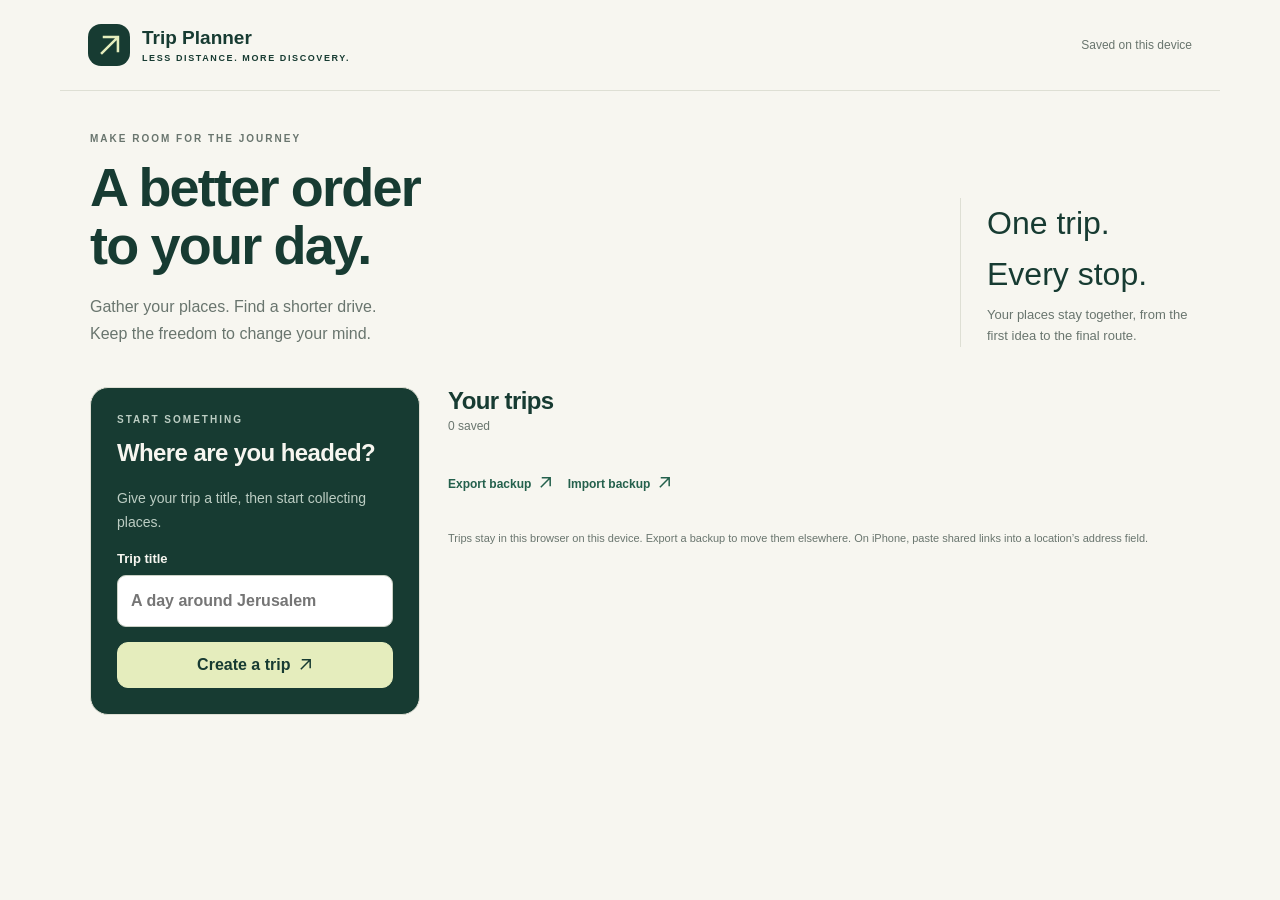
<file: backend/app/web/index.html>
<!doctype html>
<html lang="en">
  <head>
    <meta charset="utf-8" />
    <meta
      name="viewport"
      content="width=device-width,initial-scale=1,viewport-fit=cover"
    />
    <meta name="theme-color" content="#193c34" />
    <meta name="apple-mobile-web-app-title" content="Trip Planner" />
    <link
      rel="icon"
      href="data:image/svg+xml,%3Csvg xmlns=%27http://www.w3.org/2000/svg%27 viewBox=%270 0 64 64%27%3E%3Crect width=%2764%27 height=%2764%27 rx=%2716%27 fill=%27%23173b32%27/%3E%3Cpath d=%27M18 46L46 18M20 18h26v26%27 stroke=%27%23e5edbd%27 stroke-width=%275%27 fill=%27none%27/%3E%3C/svg%3E"
    />
    <title>Trip Planner · A better order to your day</title>
    <link rel="stylesheet" href="./leaflet.css" />
    <link rel="stylesheet" href="./style.css?v=0.5.3.2" />
  </head>
  <body>
    <header class="masthead">
      <a class="brand" href="#" aria-label="Trip Planner home"
        ><span class="brandmark" aria-hidden="true"
          ><svg class="icon" viewBox="0 0 16 16">
            <path
              d="M3 13L13 3M4 3h9v9"
              fill="none"
              stroke="currentColor"
              stroke-width="1.5"
            /></svg></span
        ><span
          >Trip Planner<small>LESS DISTANCE. MORE DISCOVERY.</small></span
        ></a
      ><span class="local-tag">Saved on this device</span>
    </header>
    <main id="app"></main>
    <div
      id="notice"
      class="notice"
      role="status"
      aria-live="polite"
      hidden
    ></div>
    <dialog id="editor" aria-labelledby="editor-title">
      <form id="place-form">
        <div class="dialog-head">
          <div>
            <span class="eyebrow">YOUR PLACES</span>
            <h2 id="editor-title">Add a location</h2>
          </div>
          <button
            type="button"
            class="icon-button"
            data-close
            aria-label="Close editor"
          >
            ×
          </button>
        </div>
        <input type="hidden" name="id" /><label
          >Place name (optional)<input
            name="name"
            maxlength="200"
            autocomplete="off"
            placeholder="A café, a lookout, a friend’s place…" /></label
        ><label
          >Address or shared link<textarea
            name="address"
            rows="2"
            maxlength="16000"
            placeholder="Paste from Google Maps or Waze"
          ></textarea></label
        ><button type="button" class="text-button" id="extract">
          Retry link extraction
        </button>
        <p class="help">
          Coordinates and place names are extracted automatically from supported map links. You can edit them below.
        </p>
        <div class="coordinate-fields">
          <label
            >Latitude<input
              name="latitude"
              inputmode="decimal"
              placeholder="32.0800" /></label
          ><label
            >Longitude<input
              name="longitude"
              inputmode="decimal"
              placeholder="34.7800"
          /></label>
        </div>
        <p id="form-error" class="field-error" role="alert"></p>
        <div class="dialog-actions">
          <button type="button" class="secondary" data-close>Cancel</button
          ><button type="submit">Save location</button>
        </div>
      </form>
    </dialog>
    <script src="./leaflet.js"></script>
    <script type="module" src="./app.mjs?v=0.5.3.4"></script>
  </body>
</html>
</file>
<file: backend/app/web/leaflet.css>
/* required styles */

.leaflet-pane,
.leaflet-tile,
.leaflet-marker-icon,
.leaflet-marker-shadow,
.leaflet-tile-container,
.leaflet-pane > svg,
.leaflet-pane > canvas,
.leaflet-zoom-box,
.leaflet-image-layer,
.leaflet-layer {
	position: absolute;
	left: 0;
	top: 0;
	}
.leaflet-container {
	overflow: hidden;
	}
.leaflet-tile,
.leaflet-marker-icon,
.leaflet-marker-shadow {
	-webkit-user-select: none;
	   -moz-user-select: none;
	        user-select: none;
	  -webkit-user-drag: none;
	}
/* Prevents IE11 from highlighting tiles in blue */
.leaflet-tile::selection {
	background: transparent;
}
/* Safari renders non-retina tile on retina better with this, but Chrome is worse */
.leaflet-safari .leaflet-tile {
	image-rendering: -webkit-optimize-contrast;
	}
/* hack that prevents hw layers "stretching" when loading new tiles */
.leaflet-safari .leaflet-tile-container {
	width: 1600px;
	height: 1600px;
	-webkit-transform-origin: 0 0;
	}
.leaflet-marker-icon,
.leaflet-marker-shadow {
	display: block;
	}
/* .leaflet-container svg: reset svg max-width decleration shipped in Joomla! (joomla.org) 3.x */
/* .leaflet-container img: map is broken in FF if you have max-width: 100% on tiles */
.leaflet-container .leaflet-overlay-pane svg {
	max-width: none !important;
	max-height: none !important;
	}
.leaflet-container .leaflet-marker-pane img,
.leaflet-container .leaflet-shadow-pane img,
.leaflet-container .leaflet-tile-pane img,
.leaflet-container img.leaflet-image-layer,
.leaflet-container .leaflet-tile {
	max-width: none !important;
	max-height: none !important;
	width: auto;
	padding: 0;
	}

.leaflet-container img.leaflet-tile {
	/* See: https://bugs.chromium.org/p/chromium/issues/detail?id=600120 */
	mix-blend-mode: plus-lighter;
}

.leaflet-container.leaflet-touch-zoom {
	-ms-touch-action: pan-x pan-y;
	touch-action: pan-x pan-y;
	}
.leaflet-container.leaflet-touch-drag {
	-ms-touch-action: pinch-zoom;
	/* Fallback for FF which doesn't support pinch-zoom */
	touch-action: none;
	touch-action: pinch-zoom;
}
.leaflet-container.leaflet-touch-drag.leaflet-touch-zoom {
	-ms-touch-action: none;
	touch-action: none;
}
.leaflet-container {
	-webkit-tap-highlight-color: transparent;
}
.leaflet-container a {
	-webkit-tap-highlight-color: rgba(51, 181, 229, 0.4);
}
.leaflet-tile {
	filter: inherit;
	visibility: hidden;
	}
.leaflet-tile-loaded {
	visibility: inherit;
	}
.leaflet-zoom-box {
	width: 0;
	height: 0;
	-moz-box-sizing: border-box;
	     box-sizing: border-box;
	z-index: 800;
	}
/* workaround for https://bugzilla.mozilla.org/show_bug.cgi?id=888319 */
.leaflet-overlay-pane svg {
	-moz-user-select: none;
	}

.leaflet-pane         { z-index: 400; }

.leaflet-tile-pane    { z-index: 200; }
.leaflet-overlay-pane { z-index: 400; }
.leaflet-shadow-pane  { z-index: 500; }
.leaflet-marker-pane  { z-index: 600; }
.leaflet-tooltip-pane   { z-index: 650; }
.leaflet-popup-pane   { z-index: 700; }

.leaflet-map-pane canvas { z-index: 100; }
.leaflet-map-pane svg    { z-index: 200; }

.leaflet-vml-shape {
	width: 1px;
	height: 1px;
	}
.lvml {
	behavior: url(#default#VML);
	display: inline-block;
	position: absolute;
	}


/* control positioning */

.leaflet-control {
	position: relative;
	z-index: 800;
	pointer-events: visiblePainted; /* IE 9-10 doesn't have auto */
	pointer-events: auto;
	}
.leaflet-top,
.leaflet-bottom {
	position: absolute;
	z-index: 1000;
	pointer-events: none;
	}
.leaflet-top {
	top: 0;
	}
.leaflet-right {
	right: 0;
	}
.leaflet-bottom {
	bottom: 0;
	}
.leaflet-left {
	left: 0;
	}
.leaflet-control {
	float: left;
	clear: both;
	}
.leaflet-right .leaflet-control {
	float: right;
	}
.leaflet-top .leaflet-control {
	margin-top: 10px;
	}
.leaflet-bottom .leaflet-control {
	margin-bottom: 10px;
	}
.leaflet-left .leaflet-control {
	margin-left: 10px;
	}
.leaflet-right .leaflet-control {
	margin-right: 10px;
	}


/* zoom and fade animations */

.leaflet-fade-anim .leaflet-popup {
	opacity: 0;
	-webkit-transition: opacity 0.2s linear;
	   -moz-transition: opacity 0.2s linear;
	        transition: opacity 0.2s linear;
	}
.leaflet-fade-anim .leaflet-map-pane .leaflet-popup {
	opacity: 1;
	}
.leaflet-zoom-animated {
	-webkit-transform-origin: 0 0;
	    -ms-transform-origin: 0 0;
	        transform-origin: 0 0;
	}
svg.leaflet-zoom-animated {
	will-change: transform;
}

.leaflet-zoom-anim .leaflet-zoom-animated {
	-webkit-transition: -webkit-transform 0.25s cubic-bezier(0,0,0.25,1);
	   -moz-transition:    -moz-transform 0.25s cubic-bezier(0,0,0.25,1);
	        transition:         transform 0.25s cubic-bezier(0,0,0.25,1);
	}
.leaflet-zoom-anim .leaflet-tile,
.leaflet-pan-anim .leaflet-tile {
	-webkit-transition: none;
	   -moz-transition: none;
	        transition: none;
	}

.leaflet-zoom-anim .leaflet-zoom-hide {
	visibility: hidden;
	}


/* cursors */

.leaflet-interactive {
	cursor: pointer;
	}
.leaflet-grab {
	cursor: -webkit-grab;
	cursor:    -moz-grab;
	cursor:         grab;
	}
.leaflet-crosshair,
.leaflet-crosshair .leaflet-interactive {
	cursor: crosshair;
	}
.leaflet-popup-pane,
.leaflet-control {
	cursor: auto;
	}
.leaflet-dragging .leaflet-grab,
.leaflet-dragging .leaflet-grab .leaflet-interactive,
.leaflet-dragging .leaflet-marker-draggable {
	cursor: move;
	cursor: -webkit-grabbing;
	cursor:    -moz-grabbing;
	cursor:         grabbing;
	}

/* marker & overlays interactivity */
.leaflet-marker-icon,
.leaflet-marker-shadow,
.leaflet-image-layer,
.leaflet-pane > svg path,
.leaflet-tile-container {
	pointer-events: none;
	}

.leaflet-marker-icon.leaflet-interactive,
.leaflet-image-layer.leaflet-interactive,
.leaflet-pane > svg path.leaflet-interactive,
svg.leaflet-image-layer.leaflet-interactive path {
	pointer-events: visiblePainted; /* IE 9-10 doesn't have auto */
	pointer-events: auto;
	}

/* visual tweaks */

.leaflet-container {
	background: #ddd;
	outline-offset: 1px;
	}
.leaflet-container a {
	color: #0078A8;
	}
.leaflet-zoom-box {
	border: 2px dotted #38f;
	background: rgba(255,255,255,0.5);
	}


/* general typography */
.leaflet-container {
	font-family: "Helvetica Neue", Arial, Helvetica, sans-serif;
	font-size: 12px;
	font-size: 0.75rem;
	line-height: 1.5;
	}


/* general toolbar styles */

.leaflet-bar {
	box-shadow: 0 1px 5px rgba(0,0,0,0.65);
	border-radius: 4px;
	}
.leaflet-bar a {
	background-color: #fff;
	border-bottom: 1px solid #ccc;
	width: 26px;
	height: 26px;
	line-height: 26px;
	display: block;
	text-align: center;
	text-decoration: none;
	color: black;
	}
.leaflet-bar a,
.leaflet-control-layers-toggle {
	background-position: 50% 50%;
	background-repeat: no-repeat;
	display: block;
	}
.leaflet-bar a:hover,
.leaflet-bar a:focus {
	background-color: #f4f4f4;
	}
.leaflet-bar a:first-child {
	border-top-left-radius: 4px;
	border-top-right-radius: 4px;
	}
.leaflet-bar a:last-child {
	border-bottom-left-radius: 4px;
	border-bottom-right-radius: 4px;
	border-bottom: none;
	}
.leaflet-bar a.leaflet-disabled {
	cursor: default;
	background-color: #f4f4f4;
	color: #bbb;
	}

.leaflet-touch .leaflet-bar a {
	width: 30px;
	height: 30px;
	line-height: 30px;
	}
.leaflet-touch .leaflet-bar a:first-child {
	border-top-left-radius: 2px;
	border-top-right-radius: 2px;
	}
.leaflet-touch .leaflet-bar a:last-child {
	border-bottom-left-radius: 2px;
	border-bottom-right-radius: 2px;
	}

/* zoom control */

.leaflet-control-zoom-in,
.leaflet-control-zoom-out {
	font: bold 18px 'Lucida Console', Monaco, monospace;
	text-indent: 1px;
	}

.leaflet-touch .leaflet-control-zoom-in, .leaflet-touch .leaflet-control-zoom-out  {
	font-size: 22px;
	}


/* layers control */

.leaflet-control-layers {
	box-shadow: 0 1px 5px rgba(0,0,0,0.4);
	background: #fff;
	border-radius: 5px;
	}
.leaflet-control-layers-toggle {
	background-image: url(images/layers.png);
	width: 36px;
	height: 36px;
	}
.leaflet-retina .leaflet-control-layers-toggle {
	background-image: url(images/layers-2x.png);
	background-size: 26px 26px;
	}
.leaflet-touch .leaflet-control-layers-toggle {
	width: 44px;
	height: 44px;
	}
.leaflet-control-layers .leaflet-control-layers-list,
.leaflet-control-layers-expanded .leaflet-control-layers-toggle {
	display: none;
	}
.leaflet-control-layers-expanded .leaflet-control-layers-list {
	display: block;
	position: relative;
	}
.leaflet-control-layers-expanded {
	padding: 6px 10px 6px 6px;
	color: #333;
	background: #fff;
	}
.leaflet-control-layers-scrollbar {
	overflow-y: scroll;
	overflow-x: hidden;
	padding-right: 5px;
	}
.leaflet-control-layers-selector {
	margin-top: 2px;
	position: relative;
	top: 1px;
	}
.leaflet-control-layers label {
	display: block;
	font-size: 13px;
	font-size: 1.08333em;
	}
.leaflet-control-layers-separator {
	height: 0;
	border-top: 1px solid #ddd;
	margin: 5px -10px 5px -6px;
	}

/* Default icon URLs */
.leaflet-default-icon-path { /* used only in path-guessing heuristic, see L.Icon.Default */
	background-image: url(images/marker-icon.png);
	}


/* attribution and scale controls */

.leaflet-container .leaflet-control-attribution {
	background: #fff;
	background: rgba(255, 255, 255, 0.8);
	margin: 0;
	}
.leaflet-control-attribution,
.leaflet-control-scale-line {
	padding: 0 5px;
	color: #333;
	line-height: 1.4;
	}
.leaflet-control-attribution a {
	text-decoration: none;
	}
.leaflet-control-attribution a:hover,
.leaflet-control-attribution a:focus {
	text-decoration: underline;
	}
.leaflet-attribution-flag {
	display: inline !important;
	vertical-align: baseline !important;
	width: 1em;
	height: 0.6669em;
	}
.leaflet-left .leaflet-control-scale {
	margin-left: 5px;
	}
.leaflet-bottom .leaflet-control-scale {
	margin-bottom: 5px;
	}
.leaflet-control-scale-line {
	border: 2px solid #777;
	border-top: none;
	line-height: 1.1;
	padding: 2px 5px 1px;
	white-space: nowrap;
	-moz-box-sizing: border-box;
	     box-sizing: border-box;
	background: rgba(255, 255, 255, 0.8);
	text-shadow: 1px 1px #fff;
	}
.leaflet-control-scale-line:not(:first-child) {
	border-top: 2px solid #777;
	border-bottom: none;
	margin-top: -2px;
	}
.leaflet-control-scale-line:not(:first-child):not(:last-child) {
	border-bottom: 2px solid #777;
	}

.leaflet-touch .leaflet-control-attribution,
.leaflet-touch .leaflet-control-layers,
.leaflet-touch .leaflet-bar {
	box-shadow: none;
	}
.leaflet-touch .leaflet-control-layers,
.leaflet-touch .leaflet-bar {
	border: 2px solid rgba(0,0,0,0.2);
	background-clip: padding-box;
	}


/* popup */

.leaflet-popup {
	position: absolute;
	text-align: center;
	margin-bottom: 20px;
	}
.leaflet-popup-content-wrapper {
	padding: 1px;
	text-align: left;
	border-radius: 12px;
	}
.leaflet-popup-content {
	margin: 13px 24px 13px 20px;
	line-height: 1.3;
	font-size: 13px;
	font-size: 1.08333em;
	min-height: 1px;
	}
.leaflet-popup-content p {
	margin: 17px 0;
	margin: 1.3em 0;
	}
.leaflet-popup-tip-container {
	width: 40px;
	height: 20px;
	position: absolute;
	left: 50%;
	margin-top: -1px;
	margin-left: -20px;
	overflow: hidden;
	pointer-events: none;
	}
.leaflet-popup-tip {
	width: 17px;
	height: 17px;
	padding: 1px;

	margin: -10px auto 0;
	pointer-events: auto;

	-webkit-transform: rotate(45deg);
	   -moz-transform: rotate(45deg);
	    -ms-transform: rotate(45deg);
	        transform: rotate(45deg);
	}
.leaflet-popup-content-wrapper,
.leaflet-popup-tip {
	background: white;
	color: #333;
	box-shadow: 0 3px 14px rgba(0,0,0,0.4);
	}
.leaflet-container a.leaflet-popup-close-button {
	position: absolute;
	top: 0;
	right: 0;
	border: none;
	text-align: center;
	width: 24px;
	height: 24px;
	font: 16px/24px Tahoma, Verdana, sans-serif;
	color: #757575;
	text-decoration: none;
	background: transparent;
	}
.leaflet-container a.leaflet-popup-close-button:hover,
.leaflet-container a.leaflet-popup-close-button:focus {
	color: #585858;
	}
.leaflet-popup-scrolled {
	overflow: auto;
	}

.leaflet-oldie .leaflet-popup-content-wrapper {
	-ms-zoom: 1;
	}
.leaflet-oldie .leaflet-popup-tip {
	width: 24px;
	margin: 0 auto;

	-ms-filter: "progid:DXImageTransform.Microsoft.Matrix(M11=0.70710678, M12=0.70710678, M21=-0.70710678, M22=0.70710678)";
	filter: progid:DXImageTransform.Microsoft.Matrix(M11=0.70710678, M12=0.70710678, M21=-0.70710678, M22=0.70710678);
	}

.leaflet-oldie .leaflet-control-zoom,
.leaflet-oldie .leaflet-control-layers,
.leaflet-oldie .leaflet-popup-content-wrapper,
.leaflet-oldie .leaflet-popup-tip {
	border: 1px solid #999;
	}


/* div icon */

.leaflet-div-icon {
	background: #fff;
	border: 1px solid #666;
	}


/* Tooltip */
/* Base styles for the element that has a tooltip */
.leaflet-tooltip {
	position: absolute;
	padding: 6px;
	background-color: #fff;
	border: 1px solid #fff;
	border-radius: 3px;
	color: #222;
	white-space: nowrap;
	-webkit-user-select: none;
	-moz-user-select: none;
	-ms-user-select: none;
	user-select: none;
	pointer-events: none;
	box-shadow: 0 1px 3px rgba(0,0,0,0.4);
	}
.leaflet-tooltip.leaflet-interactive {
	cursor: pointer;
	pointer-events: auto;
	}
.leaflet-tooltip-top:before,
.leaflet-tooltip-bottom:before,
.leaflet-tooltip-left:before,
.leaflet-tooltip-right:before {
	position: absolute;
	pointer-events: none;
	border: 6px solid transparent;
	background: transparent;
	content: "";
	}

/* Directions */

.leaflet-tooltip-bottom {
	margin-top: 6px;
}
.leaflet-tooltip-top {
	margin-top: -6px;
}
.leaflet-tooltip-bottom:before,
.leaflet-tooltip-top:before {
	left: 50%;
	margin-left: -6px;
	}
.leaflet-tooltip-top:before {
	bottom: 0;
	margin-bottom: -12px;
	border-top-color: #fff;
	}
.leaflet-tooltip-bottom:before {
	top: 0;
	margin-top: -12px;
	margin-left: -6px;
	border-bottom-color: #fff;
	}
.leaflet-tooltip-left {
	margin-left: -6px;
}
.leaflet-tooltip-right {
	margin-left: 6px;
}
.leaflet-tooltip-left:before,
.leaflet-tooltip-right:before {
	top: 50%;
	margin-top: -6px;
	}
.leaflet-tooltip-left:before {
	right: 0;
	margin-right: -12px;
	border-left-color: #fff;
	}
.leaflet-tooltip-right:before {
	left: 0;
	margin-left: -12px;
	border-right-color: #fff;
	}

/* Printing */

@media print {
	/* Prevent printers from removing background-images of controls. */
	.leaflet-control {
		-webkit-print-color-adjust: exact;
		print-color-adjust: exact;
		}
	}
</file>
<file: backend/app/web/style.css>
:root {
  --ink: #173b32;
  --muted: #69756e;
  --paper: #f7f6f0;
  --line: #dedfd4;
  --green: #24604c;
  --lime: #e5edbd;
  --white: #fff;
  --error: #9e3432;
  font-family: -apple-system, BlinkMacSystemFont, "Segoe UI", sans-serif;
  color: var(--ink);
  background: var(--paper);
  font-synthesis: none;
}
* {
  box-sizing: border-box;
}
body {
  margin: 0;
}
button,
input,
textarea,
select {
  font: inherit;
}
button,
a,
input,
select,
textarea {
  -webkit-tap-highlight-color: transparent;
}
button {
  border: 1px solid var(--green);
  background: var(--green);
  color: white;
  padding: 13px 19px;
  border-radius: 11px;
  font-weight: 650;
  cursor: pointer;
  min-height: 44px;
}
button:disabled {
  opacity: 0.4;
  cursor: default;
}
button:hover:not(:disabled) {
  filter: brightness(0.94);
}
a {
  color: inherit;
}
button:focus-visible,
a:focus-visible {
  outline: 3px solid #97ae55;
  outline-offset: 3px;
}
input,
textarea,
select {
  display: block;
  width: 100%;
  padding: 13px;
  border: 1px solid #cbd1c6;
  border-radius: 9px;
  background: white;
  color: var(--ink);
  margin-top: 7px;
  font-size: 16px;
}
input:focus,
textarea:focus,
select:focus {
  outline: 2px solid #679680;
  outline-offset: 1px;
}
label {
  display: block;
  font-size: 13px;
  font-weight: 650;
  line-height: 1.5;
}
h1,
h2,
h3,
p {
  margin-top: 0;
}
h1 {
  font-size: clamp(32px, 5vw, 54px);
  line-height: 1.08;
  letter-spacing: -1.8px;
  font-weight: 600;
  margin-bottom: 18px;
}
h2 {
  font-size: 24px;
  letter-spacing: -0.6px;
}
h3 {
  font-size: 17px;
}
.masthead {
  max-width: 1160px;
  margin: auto;
  padding: 24px 28px;
  display: flex;
  align-items: center;
  justify-content: space-between;
  border-bottom: 1px solid var(--line);
}
.brand {
  display: flex;
  gap: 12px;
  align-items: center;
  text-decoration: none;
  font-size: 19px;
  font-weight: 750;
}
.brand small {
  display: block;
  font-size: 9px;
  letter-spacing: 1.6px;
  font-weight: 600;
  margin-top: 4px;
}
.brandmark {
  display: grid;
  place-items: center;
  width: 42px;
  height: 42px;
  background: var(--ink);
  color: var(--lime);
  border-radius: 13px;
  font-size: 29px;
}
.local-tag {
  font-size: 12px;
  color: var(--muted);
}
main {
  max-width: 1100px;
  margin: auto;
  padding: 42px 0 70px;
}
.eyebrow {
  font-size: 10px;
  letter-spacing: 2px;
  font-weight: 750;
  color: var(--muted);
  display: block;
  margin-bottom: 14px;
}
.intro {
  display: flex;
  justify-content: space-between;
  gap: 40px;
  align-items: end;
  margin-bottom: 40px;
}
.intro p {
  max-width: 420px;
  color: var(--muted);
  font-size: 16px;
  line-height: 1.7;
  margin: 0;
}
.intro aside {
  border-left: 1px solid var(--line);
  padding-left: 26px;
  font-size: 13px;
  max-width: 230px;
  color: var(--muted);
  line-height: 1.6;
}
.intro aside strong {
  display: block;
  font-size: 32px;
  color: var(--ink);
  font-weight: 500;
  margin-bottom: 5px;
}
.grid {
  display: grid;
  grid-template-columns: 330px 1fr;
  gap: 28px;
  align-items: start;
}
.panel {
  border: 1px solid var(--line);
  border-radius: 18px;
  background: white;
  padding: 26px;
}
.create-panel {
  background: var(--ink);
  color: var(--paper);
}
.create-panel .eyebrow,
.create-panel p {
  color: #bccdc3;
}
.create-panel p {
  font-size: 14px;
  line-height: 1.7;
}
.create-panel button {
  background: var(--lime);
  color: var(--ink);
  border-color: var(--lime);
  width: 100%;
  margin-top: 15px;
}
.create-panel input {
  background: #fff;
  color: var(--ink);
}
.section-head {
  display: flex;
  justify-content: space-between;
  align-items: center;
  margin-bottom: 18px;
  gap: 12px;
}
.section-head h2 {
  margin: 0;
}
.count {
  font-size: 12px;
  color: var(--muted);
}
.trip-card {
  display: block;
  width: 100%;
  text-align: start;
  background: white;
  color: var(--ink);
  border-color: var(--line);
  padding: 23px;
  margin-bottom: 12px;
  border-radius: 15px;
  font-weight: 400;
  position: relative;
}
.trip-card h3 {
  margin-bottom: 8px;
  font-size: 20px;
}
.trip-card small {
  color: var(--muted);
}
.trip-card .arrow {
  position: absolute;
  right: 24px;
  top: 25px;
  font-size: 24px;
}
.empty {
  padding: 46px 22px;
  text-align: center;
  border: 1px dashed #c9cfc2;
  border-radius: 16px;
  color: var(--muted);
  line-height: 1.7;
}
.empty .empty-icon {
  display: block;
  font-size: 40px;
  color: #9eaf96;
  margin-bottom: 12px;
}
.secondary {
  background: transparent;
  color: var(--ink);
  border-color: #cbd1c6;
}
.text-button {
  border: 0;
  background: transparent;
  color: var(--green);
  padding: 8px 0;
  text-align: start;
  font-size: 13px;
  min-height: 44px;
}
.back {
  padding: 6px 0;
  margin-bottom: 26px;
}
.trip-heading {
  display: flex;
  justify-content: space-between;
  align-items: center;
  gap: 15px;
  margin-bottom: 28px;
}
.trip-heading h1 {
  font-size: 38px;
  margin-bottom: 8px;
}
.trip-heading p {
  margin: 0;
  color: var(--muted);
  font-size: 14px;
}
.steps {
  display: flex;
  gap: 8px;
  border-bottom: 1px solid var(--line);
  margin-bottom: 25px;
}
.step {
  border: 0;
  border-radius: 0;
  background: transparent;
  color: var(--muted);
  padding: 14px 17px;
  border-bottom: 3px solid transparent;
  font-size: 14px;
}
.step.active {
  color: var(--ink);
  border-bottom-color: var(--green);
}
.step span {
  display: inline-grid;
  place-items: center;
  border: 1px solid #bdc7b9;
  border-radius: 50%;
  width: 22px;
  height: 22px;
  margin-right: 7px;
  font-size: 11px;
}
.step.active span {
  background: var(--ink);
  color: white;
  border-color: var(--ink);
}
.editor-layout {
  display: grid;
  grid-template-columns: 1fr 310px;
  gap: 25px;
  align-items: start;
}
.location {
  display: flex;
  gap: 14px;
  padding: 20px 0;
  border-bottom: 1px solid var(--line);
  align-items: start;
}
.location:first-child {
  padding-top: 0;
}
.location:last-child {
  border-bottom: 0;
  padding-bottom: 0;
}
.number {
  width: 29px;
  height: 29px;
  border-radius: 9px;
  background: #edf1e7;
  display: grid;
  place-items: center;
  flex-shrink: 0;
  font-size: 12px;
  font-weight: 700;
}
.place-copy {
  flex: 1;
  min-width: 0;
}
.place-copy h3 {
  margin: 0 0 7px;
  font-size: 16px;
  overflow-wrap: anywhere;
}
.place-copy p {
  margin: 0 0 8px;
  color: var(--muted);
  font-size: 13px;
  line-height: 1.5;
  overflow-wrap: anywhere;
}
.badge {
  font-size: 10px;
  border-radius: 5px;
  background: #edf2e8;
  padding: 4px 6px;
  display: inline-block;
  margin: 0 4px 3px 0;
}
.badge.pending {
  background: #faf0d4;
  color: #826223;
}
.actions {
  display: flex;
  gap: 4px;
}
.icon-button {
  border: 0;
  background: transparent;
  color: var(--muted);
  padding: 7px;
  min-width: 36px;
  min-height: 36px;
  font-size: 20px;
  line-height: 1;
}
.tip {
  background: #edf0e2;
  border-radius: 15px;
  padding: 22px;
  font-size: 13px;
  line-height: 1.7;
}
.tip h3 {
  margin-bottom: 9px;
}
.wide {
  width: 100%;
  margin-top: 16px;
}
.help {
  font-size: 12px;
  line-height: 1.65;
  color: var(--muted);
  margin: 10px 0 18px;
}
.endpoint {
  margin-bottom: 20px;
}
.result {
  background: var(--ink);
  color: white;
  border-radius: 17px;
  padding: 26px;
  margin-bottom: 24px;
}
.result .eyebrow {
  color: #bbc9b7;
}
.distance {
  font-size: 46px;
  letter-spacing: -2px;
  font-weight: 550;
  margin-bottom: 7px;
}
.distance small {
  font-size: 18px;
  letter-spacing: 0;
  font-weight: 400;
  color: var(--lime);
}
.result p {
  font-size: 12px;
  color: #cfdbd1;
  margin: 0;
  line-height: 1.6;
}
.result.stale {
  background: #6c6758;
}
.route-stop {
  display: flex;
  gap: 13px;
  align-items: center;
  padding: 14px 0;
  border-bottom: 1px solid var(--line);
}
.route-stop:last-child {
  border: 0;
}
.route-stop .place-copy h3 {
  margin-bottom: 3px;
}
.route-label {
  font-size: 10px;
  color: var(--muted);
  text-transform: uppercase;
  letter-spacing: 1px;
}
.move-buttons {
  display: flex;
  gap: 3px;
}
.move-buttons button {
  padding: 4px 8px;
  border: 1px solid var(--line);
  background: white;
  color: var(--ink);
  min-height: 36px;
}
.busy {
  display: inline-block;
  width: 14px;
  height: 14px;
  border: 2px solid #ffffff66;
  border-top-color: white;
  border-radius: 50%;
  animation: spin 0.7s linear infinite;
  vertical-align: middle;
  margin-right: 6px;
}
@keyframes spin {
  to {
    transform: rotate(360deg);
  }
}
.notice {
  position: fixed;
  bottom: 24px;
  left: 50%;
  transform: translateX(-50%);
  max-width: min(90vw, 650px);
  background: var(--ink);
  color: white;
  border: 1px solid #839888;
  padding: 16px 21px;
  border-radius: 12px;
  box-shadow: 0 6px 30px #13281b33;
  z-index: 5;
  font-size: 14px;
  line-height: 1.5;
}
.notice.error {
  background: #6d302d;
}
.field-error {
  font-size: 13px;
  color: var(--error);
  line-height: 1.5;
}
dialog {
  border: 1px solid var(--line);
  border-radius: 20px;
  padding: 28px;
  width: min(94vw, 520px);
  max-height: 90dvh;
  color: var(--ink);
  background: var(--paper);
}
dialog::backdrop {
  background: #13281bb3;
}
dialog label {
  margin: 15px 0;
}
.dialog-head {
  display: flex;
  justify-content: space-between;
  align-items: start;
}
.dialog-head h2 {
  margin: 0;
}
.dialog-head .eyebrow {
  margin-bottom: 7px;
}
.coordinate-fields {
  display: grid;
  grid-template-columns: 1fr 1fr;
  gap: 14px;
}
.dialog-actions {
  display: flex;
  justify-content: end;
  gap: 10px;
  margin-top: 24px;
}
.storage {
  display: flex;
  gap: 15px;
  flex-wrap: wrap;
  margin-top: 28px;
}
.storage button {
  font-size: 12px;
}
.footnote {
  color: var(--muted);
  font-size: 11px;
  line-height: 1.7;
  margin-top: 24px;
}
.danger {
  color: var(--error);
}
.retry {
  margin-top: 12px;
}
[hidden] {
  display: none !important;
}
@media (min-width: 1200px) {
  main {
    padding-left: 0;
    padding-right: 0;
  }
}
@media (max-width: 1199px) {
  main {
    padding-left: 28px;
    padding-right: 28px;
  }
}
@media (max-width: 760px) {
  .masthead {
    padding: 18px 20px;
  }
  .brand {
    font-size: 17px;
  }
  .brand small {
    font-size: 8px;
  }
  .local-tag {
    max-width: 84px;
    text-align: right;
    font-size: 10px;
    line-height: 1.5;
  }
  main {
    padding: 28px 18px 60px;
  }
  .intro {
    display: block;
    margin-bottom: 28px;
  }
  .intro aside {
    display: none;
  }
  h1 {
    font-size: 38px;
  }
  .grid,
  .editor-layout {
    grid-template-columns: 1fr;
  }
  .grid {
    gap: 26px;
  }
  .panel {
    padding: 21px;
  }
  .trip-heading h1 {
    font-size: 30px;
  }
  .trip-heading {
    align-items: start;
  }
  .steps {
    gap: 0;
  }
  .step {
    padding: 12px 7px;
    font-size: 12px;
    flex: 1;
  }
  .step span {
    margin-right: 4px;
  }
  .editor-layout aside {
    order: 2;
  }
  .trip-card {
    padding: 20px;
  }
  .coordinate-fields {
    gap: 10px;
  }
  .actions {
    gap: 0;
  }
  .location {
    gap: 10px;
  }
  .notice {
    bottom: max(16px, env(safe-area-inset-bottom));
  }
  dialog {
    padding: 22px;
    max-height: 88dvh;
  }
  .storage {
    gap: 7px;
  }
  .storage button {
    font-size: 11px;
  }
  .distance {
    font-size: 40px;
  }
}
@media (prefers-reduced-motion: reduce) {
  .busy {
    animation: none;
  }
}
.route-overview {
  margin-top: 24px;
  border: 1px solid #d8dfd4;
  border-radius: 12px;
  overflow: hidden;
}
.map-toolbar { display: flex; align-items: center; justify-content: space-between; padding: 8px 12px; gap: 8px; }
.map-toolbar button { margin: 0; }
#route-map { height: 400px; width: 100%; background: #edf1e7; z-index: 0; }
.map-pin { border-radius: 50%; background: #fff; border: 2px solid #146b58; color: #173b32; display: flex; align-items: center; justify-content: center; font: bold 14px/1 system-ui; box-shadow: 0 2px 5px #0004; }
.map-pin.start { background: #173b32; color: #fff; border-color: #fff; }
.map-pin.end { background: #e5edbd; }
.map-legend, #map-status { font-size: 12px; margin: 10px 12px; }
#map-status:empty { display: none; }
#reload-map { margin: 0 12px 10px; }
.leaflet-container { font-family: inherit; }
.leaflet-popup-content { overflow-wrap: anywhere; }
@media (max-width: 600px) { #route-map { height: 350px; } }
.icon {
  width: 15px;
  height: 15px;
  display: inline-block;
  vertical-align: -2px;
  margin-left: 3px;
}
.brandmark .icon {
  width: 27px;
  height: 27px;
  margin: 0;
  display: block;
}
.actions button:first-child {
  font-size: 11px;
  font-weight: 650;
}
@media (max-width: 760px) {
  .plan-layout aside {
    order: 0;
  }
  .plan-layout > section {
    order: 1;
  }
}

.arrival-recovery { margin-top: 24px; border-left: 4px solid #b77730; }
.arrival-recovery-heading h2 { margin: 8px 0 12px; font-size: clamp(21px, 4vw, 27px); }
.arrival-recovery-heading p { line-height: 1.6; }
.arrival-recovery-place { padding-top: 20px; margin-top: 20px; border-top: 1px solid #dedfd6; min-width: 0; }
.arrival-recovery-place h3 { margin: 0 0 10px; overflow-wrap: anywhere; font-size: 18px; line-height: 1.5; text-align: start; }
.arrival-recovery-actions { display: flex; flex-wrap: wrap; gap: 12px; margin-top: 18px; align-items: center; }
.arrival-recovery-actions button { margin: 0; white-space: normal; }
.arrival-adjustment { font-size: 13px; line-height: 1.5; color: #265d4f; }
@media (max-width: 600px) {
  .arrival-recovery-actions { flex-direction: column; align-items: stretch; }
  .arrival-recovery-actions button { width: 100%; }
}

.endpoint-editor { margin: 18px 0; }
.endpoint-editor summary { cursor: pointer; color: #265d4f; font-weight: 650; padding: 12px 0; }

/* Small outline icon with a comfortable, separate touch target. */
.trip-row { display: flex; align-items: center; gap: 4px; background: white; border: 1px solid var(--line); border-radius: 15px; margin-bottom: 12px; padding-inline-end: 8px; }
.trip-row .trip-card { flex: 1; min-width: 0; border: 0; margin: 0; background: transparent; padding-inline-end: 48px; }
.trip-card h3, .trip-card small { overflow-wrap: anywhere; }
.trip-delete { display: inline-flex; align-items: center; justify-content: center; flex-shrink: 0; width: 48px; height: 48px; padding: 0; background: transparent; color: var(--muted); border: 0; border-radius: 50%; }
.trip-delete:hover { color: #a33434; background: #faeeee; }
.trip-delete:focus-visible { outline: 2px solid var(--ink); outline-offset: 2px; }

.trips-heading { display: block; margin-bottom: 18px; text-align: left; }
.trips-heading h2, .trips-heading .count { display: block; width: 100%; margin: 0; padding: 0; text-align: left; }
.trips-heading .count { margin-top: 4px; }
</file>
